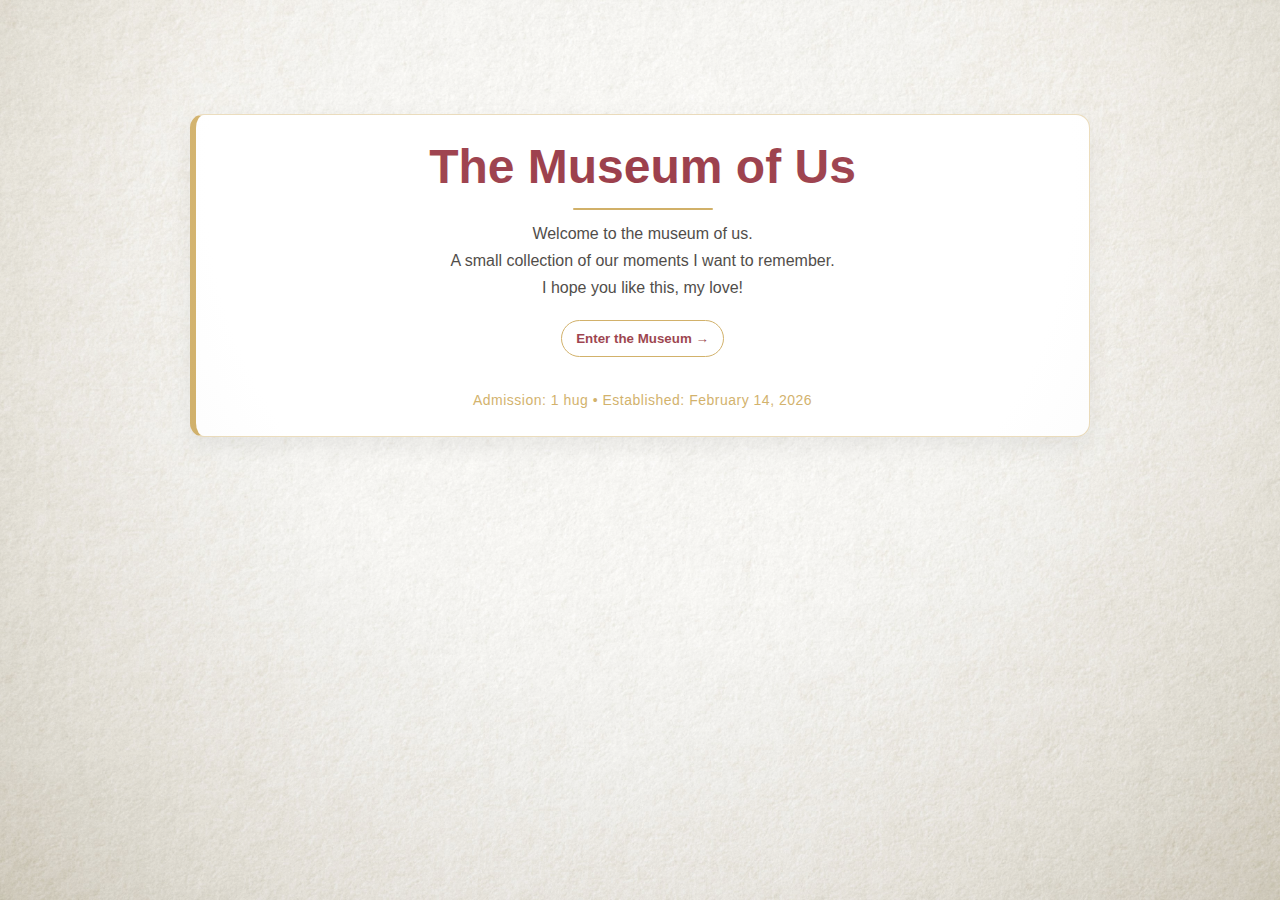
<file: index.html>
<!DOCTYPE html>
<html>
<head>
  <title>The Museum of Us</title>
  <link rel="stylesheet" href="style.css">

  <!-- Shell-only styling (does NOT change your page designs) -->
  <style>
    /* Make the shell invisible */
    body { margin: 0; padding: 0; background: transparent; animation: none; }
    body::before { display: none; }

    html, body {
        height: 100%;
        margin: 0;
        padding: 0;
        overflow: hidden; /* prevents any shell gaps */
    }

    /* Fullscreen iframe, no gaps */
    #museumFrame {
        position: fixed;
        inset: 0;          /* top:0; right:0; bottom:0; left:0 */
        width: 100%;
        height: 100%;
        border: 0;
        display: block;
        background: transparent;
        z-index: 0;
    }

  </style>
</head>

<body>
    <!-- ✅ Use your real file name -->
    <audio id="bgMusic" loop>
        <source src="assets/valentine.mp3" type="audio/mpeg">
    </audio>

    <!-- Your pages live inside here -->
    <iframe
        name="museumFrame"
        id="museumFrame"
        src="entrance.html"
    ></iframe>

    <script>
        const music = document.getElementById("bgMusic");

        window.startMuseumMusic = () => {
            if (!music) return;

            if (music.currentTime === 0) {
                music.currentTime = 3;
            }

            music.volume = 0;
            music.play().catch(() => {});

            let volume = 0;
            const fade = setInterval(() => {
                if (volume < 0.12) {
                volume += 0.02;
                music.volume = volume;
                } else {
                clearInterval(fade);
                }
            }, 120);
        };

        window.setMuseumTrack = function (src) {
        const music = document.getElementById("bgMusic");
        if (!music) return;

        // If same track, do nothing
        if (music.getAttribute("data-current") === src) return;

        music.setAttribute("data-current", src);

        music.src = src;
        music.load();

        music.volume = 0.25;
        music.play().catch(() => {});
        };

        window.setMuseumTrack = (src, autoplay = false) => {
            if (!music) return;

            const currentSrc = music.querySelector("source")?.getAttribute("src");

            // only change if different song
            if (currentSrc !== src) {
                music.pause();
                music.querySelector("source").setAttribute("src", src);
                music.load();
            }

            if (autoplay) {
                music.volume = 0.25;
                music.play().catch(() => {});
                toggle.textContent = "♫ Pause";
            }
            };

    </script>
</body>
</html>
</file>
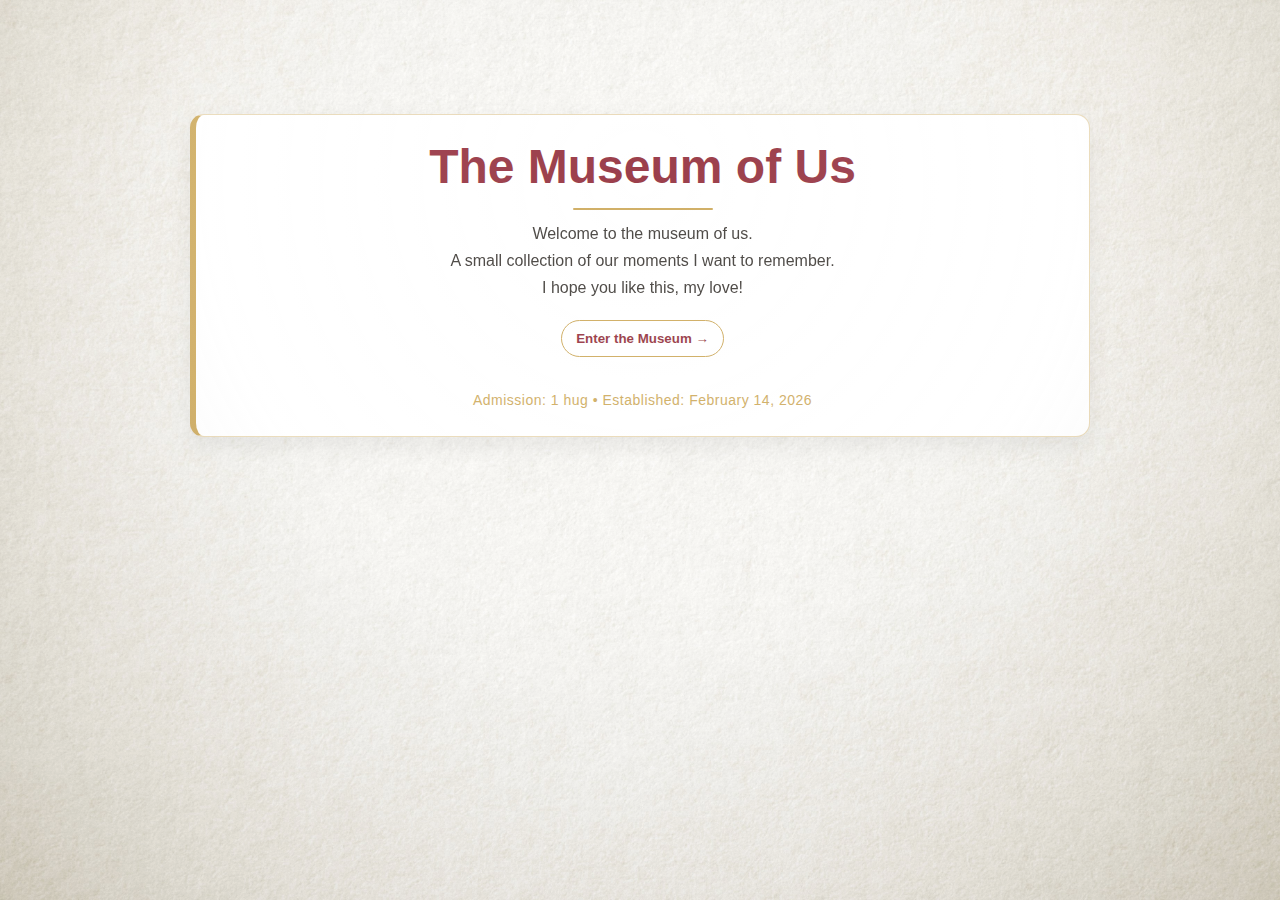
<file: entrance.html>
<!DOCTYPE html>
<html>
<head>
    <title>The Museum of Us</title>
    <link rel="stylesheet" href="style.css">
</head>

<body>
    <div class="container">

        <section class="placard">
            <h1>The Museum of Us</h1>

            <div class="intro">
                <p>Welcome to the museum of us.</p>
                <p>A small collection of our moments I want to remember.</p>
                <p>I hope you like this, my love!</p>
            </div>

            <button class="btn" id="enterBtn">Enter the Museum →</button>

            <p class="ticketline">
                Admission: 1 hug • Established: February 14, 2026
            </p>
        </section>

    </div>

    <div class="modal" id="hugModal">
        <div class="modal-content">
            <p class="modal-text">Hug me first.</p>
            <button class="btn" id="confirmHug">Okay ♡</button>
        </div>
    </div>

    <script src="script.js"></script>

</body>
</html>
</file>
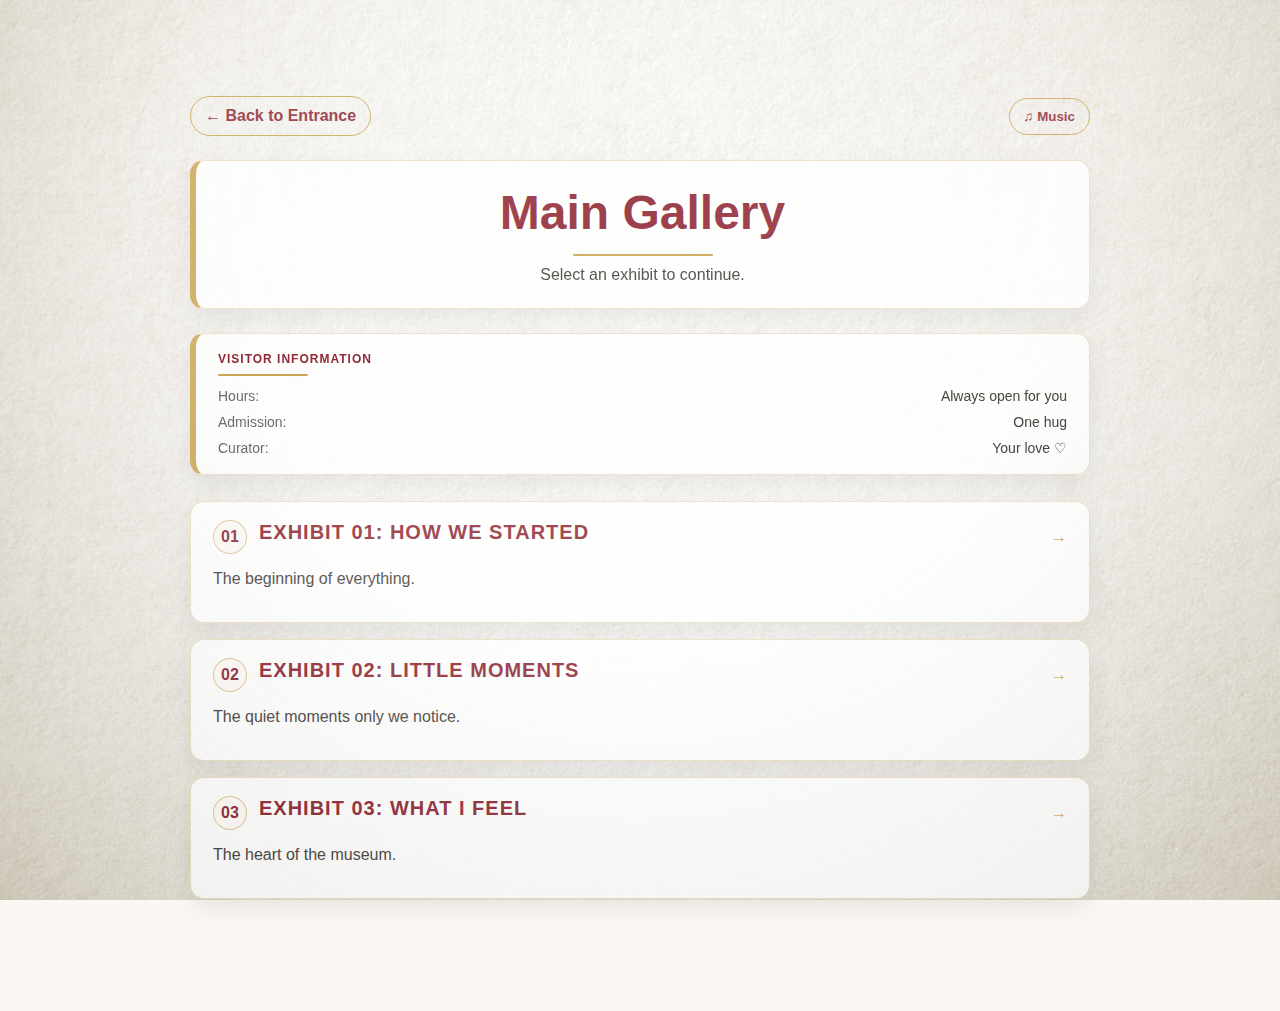
<file: gallery.html>
<!DOCTYPE html>
<html>
<head>
    <title>Main Gallery</title>
    <link rel="stylesheet" href="style.css">
</head>

<body>
    <div class="container">

        <div class="top-actions">
            <a class="btn back-btn" href="index.html">← Back to Entrance</a>
            <button class="btn" id="musicToggle">♫ Music</button>
        </div>

        <section class="hero-card">
            <h1>Main Gallery</h1>
            <p class="sub">Select an exhibit to continue.</p>
        </section>

        <section class="info-card">
            <p class="info-title">Visitor Information</p>

            <div class="info-grid">
                <span class="info-label">Hours:</span>
                <span class="info-value">Always open for you</span>

                <span class="info-label">Admission:</span>
                <span class="info-value">One hug</span>

                <span class="info-label">Curator:</span>
                <span class="info-value">Your love ♡</span>
            </div>
        </section>

        <!-- Exhibit 01 -->
        <a href="exhibit1.html" class="exhibit-link">
            <section class="exhibit-card">
                <div class="exhibit-top">
                    <span class="badge">01</span>
                    <h2>Exhibit 01: How We Started</h2>
                    <span class="chev">→</span>
                </div>
                <p>The beginning of everything.</p>
            </section>
        </a>

        <!-- Exhibit 02 -->
        <a href="exhibit2.html" class="exhibit-link">
            <section class="exhibit-card">
                <div class="exhibit-top">
                    <span class="badge">02</span>
                    <h2>Exhibit 02: Little Moments</h2>
                    <span class="chev">→</span>
                </div>
                <p>The quiet moments only we notice.</p>
            </section>
        </a>

        <!-- Exhibit 03 -->
        <a href="exhibit3.html" class="exhibit-link" id="lockedExhibit3">
            <section class="exhibit-card">
                <div class="exhibit-top">
                    <span class="badge">03</span>
                    <h2>Exhibit 03: What I Feel</h2>
                    <span class="chev">→</span>
                </div>
                <p>The heart of the museum.</p>
            </section>
        </a>

    </div>

    <!-- ✅ Toast popup (cute warning) -->
    <div class="toast" id="toast" style="display:none;">
    <div class="toast-inner">
        <span id="toastText"></span>
        <button class="btn" id="toastClose" type="button">OK</button>
    </div>
    </div>
    
    <script src="script.js"></script>
</body>
</html>
</file>
<file: style.css>
/*  =========================
    THE MUSEUM OF US — THEME
    Romantic • Soft • Cute • Classic Museum
    ========================= */

:root {
    /* Base Colors */
    --bg: #FBF7F2;
    --red: #8B1E2D;
    --gold: #C9A24D;

    /* Support Colors */
    --blush: #E6C1C6;
    --text: #3E3A36;

    /* Extras */
    --paper: #ffffff;
    --card: #FDF9F5;
    --shadow-soft: 0 10px 24px rgba(0, 0, 0, 0.08);
    --shadow-hover: 0 16px 34px rgba(0, 0, 0, 0.12);
    --radius: 14px;
}

/*  =========================
    BASE / GLOBAL
    ========================= */

* {
    box-sizing: border-box;
}

body {
    position: relative;
    margin: 0;
    padding: 40px;
    color: var(--text);
    font-family: "Lucida Sans", "Lucida Sans Regular", "Lucida Grande",
        "Lucida Sans Unicode", Geneva, Verdana, sans-serif;

    background-color: var(--bg);
    background-image: url("assets/paper-texture.jpg");
    background-size: cover;
    background-repeat: no-repeat;
    background-attachment: fixed;

    animation: fadeIn 0.7s ease;
}

@keyframes fadeIn {
    from { opacity: 0; transform: translateY(10px); }
    to { opacity: 1; transform: translateY(0); }
}

/* Soft spotlight overlay */
body::before {
    content: "";
    position: fixed;
    inset: 0;
    pointer-events: none;
    background: radial-gradient(circle at 50% 20%,
        rgba(255,255,255,0.15) 0%,
        rgba(255,255,255,0.20) 45%,
        rgba(0,0,0,0.06) 100%
    );
}

a {
    text-decoration: none;
    color: inherit;
}

/*  =========================
    MAIN
    ========================= */

.shell {
    padding: 24px 0;
}

.topbar {
    display: flex;
    gap: 10px;
    align-items: center;
    justify-content: center;
    margin-bottom: 18px;
    flex-wrap: wrap;
}

/* Shell page iframe should not look like a big gray box */
iframe#museumFrame {
  width: 100%;
  height: 100vh;
  border: 0;
  border-radius: 0;
  box-shadow: none;
  background: transparent;
}

.music-wrapper {
    position: fixed;
    top: 32px;
    left: 50%;
    transform: translateX(-50%);
    width: min(900px, 92%);
    display: flex;
    justify-content: flex-end;
    pointer-events: none;
}

.music-wrapper .btn {
    pointer-events: auto;
}

/*  =========================
    MUSIC
    ========================= */

.top-actions {
  display: flex;
  justify-content: space-between;
  align-items: center;
  margin-bottom: 24px;
}

.top-actions.right-only {
  justify-content: flex-end;
}

/* =========================
   LAYOUT
   ========================= */

.container {
  width: min(900px, 92%);
  margin: 0 auto;
  padding: 56px 0;
}

/* =========================
   TYPOGRAPHY
   ========================= */

h1, h2 {
  color: var(--red);
}

h1 {
  text-align: center;
  font-size: 48px;
  margin: 0 0 10px;
}

h1::after {
  content: "";
  display: block;
  width: 140px;
  height: 2px;
  background: var(--gold);
  margin: 14px auto 0;
  border-radius: 999px;
}

h2 {
  margin: 0 0 10px;
  font-size: 20px;
  text-transform: uppercase;
  letter-spacing: 1px;
}

.exhibit-subtitle {
    text-align: center;
}

.ticketline {
  text-align: center;
  font-size: 14px;
  color: var(--gold);
  margin: 14px 0 0;
  letter-spacing: 0.5px;
}

/* Intro text */
.intro {
  text-align: center;
}

.intro p {
  margin: 6px 0;
  opacity: 0.9;
}

/* =========================
   MODAL (Hug Popup)
   ========================= */

.modal {
  position: fixed;
  inset: 0;
  background: rgba(0,0,0,0.35);
  display: none;
  align-items: center;
  justify-content: center;
  z-index: 99998;
}

.modal-content {
  background: rgba(255,255,255,0.95);
  padding: 30px 40px;
  border-radius: var(--radius);
  border: 1px solid rgba(201,162,77,0.4);
  border-left: 6px solid var(--gold);
  text-align: center;
  box-shadow: var(--shadow-hover);
  position: relative;
  z-index: 99999;
}

.modal-text {
  font-size: 18px;
  margin: 0 0 18px;
  color: var(--red);
}

/* Blur effect when Exhibit 3 modal is open */
.page-content.blurred{
  filter: blur(8px);
  transform: scale(1.01);
  transition: filter 0.4s ease, transform 0.4s ease;
}

/* Optional: make the overlay feel softer */
#beforeReadModal{
  backdrop-filter: blur(4px);
}


/* =========================
   PLACARDS (Exhibit Content Pages)
   ========================= */

.placard {
  background: var(--paper);
  padding: 24px;
  margin: 18px 0;
  border-radius: var(--radius);

  border: 1px solid rgba(201,162,77,0.45);
  border-left: 6px solid var(--gold);

  box-shadow: var(--shadow-soft);
}

.placard p {
  margin: 0;
  line-height: 1.7;
}

/* =========================
   GALLERY CARDS
   ========================= */

.exhibit-link {
  display: block;
}

.exhibit-card {
  background: rgba(255,255,255,0.92);
  border: 1px solid rgba(201,162,77,0.35);
  border-radius: var(--radius);
  padding: 18px 22px;
  margin: 16px 0;
  box-shadow: var(--shadow-soft);

  transition: transform 0.18s ease,
              box-shadow 0.18s ease,
              background 0.18s ease;
}

.exhibit-link:hover .exhibit-card {
  transform: translateY(-4px);
  background: rgba(230,193,198,0.28);
  box-shadow: var(--shadow-hover);
}

.exhibit-top {
  display: flex;
  align-items: center;
  gap: 12px;
}

.badge {
  min-width: 34px;
  height: 34px;
  display: grid;
  place-items: center;
  border-radius: 999px;
  border: 1px solid rgba(201,162,77,0.6);
  color: var(--red);
  font-weight: 700;
  background: rgba(253,249,245,0.9);
}

.chev {
  margin-left: auto;
  color: var(--gold);
  font-weight: 700;
  opacity: 0.9;
}

/* =========================
    INFO CARD
    ======================== */

.info-card {
  background: rgba(255,255,255,0.85);
  border: 1px solid rgba(201,162,77,0.35);
  border-left: 6px solid var(--gold);
  border-radius: var(--radius);
  padding: 18px 22px;
  margin: 18px 0 26px;
  box-shadow: var(--shadow-soft);
}

.info-title {
  margin: 0 0 12px;
  color: var(--red);
  font-weight: 700;
  text-transform: uppercase;
  letter-spacing: 1px;
  font-size: 12px;
  opacity: 0.95;
}

.info-title::after {
  content: "";
  display: block;
  width: 90px;
  height: 2px;
  background: var(--gold);
  margin-top: 8px;
  border-radius: 999px;
}

.info-grid {
  display: grid;
  grid-template-columns: 120px 1fr;
  row-gap: 10px;
  column-gap: 18px;
  align-items: baseline;
}

.info-label {
  color: var(--text);
  opacity: 0.75;
  font-size: 14px;
}

.info-value {
  color: var(--text);
  opacity: 0.95;
  font-size: 14px;
  text-align: right;
}

/* =========================
   EXHIBIT 1 - GALLERY WALL + LABEL CARDS
   ========================= */

.gallery-wall{
  display: grid;
  grid-template-columns: 1fr 1.2fr 1fr;
  grid-template-areas:
  "left center right"
  ".    bottom     .";
  gap: 22px 26px;
  align-items: start;
  justify-items: center;
  margin-top: 18px;
}

.piece--center { grid-area: center; }
.piece--left { grid-area: left; }
.piece--right { grid-area: right; }
.piece--bottom { grid-area: bottom; }

.piece{
  margin: 0;
  width: 100%;
  text-align: center;
}

.piece--left {
  max-width: 500px;
  transform: scale(1.05) translateY(80px);
}

.piece--right {
  max-width: 280px;
}

.piece--center{
  max-width: 360px;
  transform: scale(1.05);
}

.piece--bottom{
  margin-top: 50px;
  margin-bottom: 50px;
  max-width: 320px;
  transform: scale(1.08);
}

.piece-img{
  width: 100%;
  height: auto;
  display: block;
  filter: drop-shadow(0 16px 24px rgba(0,0,0,0.18));
}

.label-card{
  margin: 12px auto 0;
  padding: 12px 14px;
  width: min(92%, 320px);

  background: rgba(255,255,255,0.88);
  border: 1px solid rgba(201,162,77,0.35);
  border-radius: 12px;

  box-shadow: 0 10px 18px rgba(0,0,0,0.07);
  text-align: left;
}

.label-title{
  font-weight: 800;
  color: var(--red);
  font-size: 13px;
  letter-spacing: 0.6px;
  text-transform: uppercase;
  margin-bottom: 6px;
}

.label-meta{
  font-size: 12px;
  color: var(--text);
  opacity: 0.8;
  margin-bottom: 8px;
}

.label-desc{
  font-size: 13px;
  line-height: 1.55;
  color: var(--text);
}

@media (max-width: 780px){
  .gallery-wall{
    grid-template-columns: 1fr;
    grid-template-areas: 
    "center"
    "left"
    "right"
    "bottom";
  }

  .piece, .piece-center{
    max-width: 420px;
  }

  .label-card{
    width: min(100%, 420px);
  }
}

/* =========================
   EXHIBIT 2 - LITTLE MOMENTS WALL (Polaroid style)
   ========================= */

.moments-wall{
  margin-top: 18px;
  display: grid;
  grid-template-columns: repeat(12, 1fr);
  gap: 18px;
  align-items: start;
}

/* hero spans wider */
.moment--hero{
  grid-column: 1 / -1;
}

@media (min-width: 900px){
  .moment--hero{
    grid-column: 3 / 11; /* centered wide piece */
  }
}

/* polaroid card */
.moment{
  grid-column: span 6;
  background: rgba(255,255,255,0.92);
  border: 1px solid rgba(201,162,77,0.22);
  border-radius: 14px;
  padding: 12px 12px 16px;
  box-shadow: 0 14px 28px rgba(0,0,0,0.10);
  position: relative;
  overflow: visible;
  transition: transform 0.3s ease;
  cursor: zoom-in; 
}

/* on wider screens: more tiles per row */
@media (min-width: 1100px){
  .moment{ grid-column: span 4; }
}
@media (min-width: 1100px){
  .moment{ grid-column: span 6; }
}

.moment img{
  width: 100%;
  height: 260px;
  display: block;
  border-radius: 10px;
  object-fit: cover;
}

/* caption like a note */
.moment figcaption{
  margin-top: 10px;
  font-size: 13px;
  line-height: 1.4;
  color: var(--text);
  opacity: 0.9;
}

.photo{
  position: relative;
}

/* Tape stuck ON photo */
.photo::before{
  content: "";
  position: absolute;
  top: -22px;
  left: 50%;
  transform: translateX(-50%) rotate(-4deg);
  backdrop-filter: blur(1px);

  width: 110px;              /* bigger */
  height: 32px;              /* thicker */

  background: linear-gradient(
    135deg,
    rgba(235,170,190,0.85),
    rgba(210,140,170,0.75)
  );

  border-radius: 8px;
  box-shadow:
    0 6px 12px rgba(0,0,0,0.25),
    inset 0 2px 4px rgba(255,255,255,0.5);

  z-index: 3;
}

.moment::before{
  top: -8px;
  left: 50%;
  transform: translateX(-50%) rotate(-6deg);
}

.moment::after{
  display: none;
}

/* subtle “casual wall” rotations */
.moment:nth-child(2n){ transform: rotate(-0.6deg); }
.moment:nth-child(3n){ transform: rotate(0.8deg); }
.moment:nth-child(5n){ transform: rotate(-1deg); }
.moment--hero{ transform: none; }

.moment:hover{
  transform: scale(1.03) rotate(0deg);
}

/* Lightbox */
.lightbox{
  position: fixed;
  inset: 0;
  display: none;
  z-index: 9999;
}

.lightbox.is-open{ display: block; }

.lightbox__backdrop{
  position: absolute;
  inset: 0;
  background: rgba(0,0,0,0.55);
  backdrop-filter: blur(2px);
}

.lightbox__content{
  position: relative;
  max-width: min(92vw, 920px);
  max-height: 86vh;
  margin: 6vh auto 0;
  padding: 14px;
  border-radius: 16px;
  background: rgba(255,255,255,0.06);
}

.lightbox__img{
  width: 100%;
  max-height: 76vh;
  object-fit: contain;
  display: block;
  border-radius: 14px;
  box-shadow: 0 18px 40px rgba(0,0,0,0.35);
  animation: popIn 0.25s ease-out;
}

.lightbox__caption{
  margin-top: 10px;
  padding: 10px 12px;
  border-radius: 12px;
  background: rgba(255,255,255,0.90);
  color: var(--text);
  font-size: 14px;
  line-height: 1.4;
}

.lightbox__close{
  position: absolute;
  top: 20px;
  right: 20px;

  width: 44px;
  height: 44px;

  display: flex;
  align-items: center;
  justify-content: center;

  border-radius: 50%;
  background: rgba(255,255,255,0.85);
  box-shadow: 0 6px 16px rgba(0,0,0,0.15);
  transition: transform 0.2s ease, background 0.2s ease;
  border: none;

  font-size: 20px;
  font-weight: 600;
  line-height: 1;

  cursor: pointer;

}

.lightbox__close:hover{
  transform: scale(1.08);
  background: white;
}

@keyframes popIn {
  from { transform: scale(0.92); opacity: 0; }
  to { transform: scale(1); opacity: 1; }
}

/* =========================
   EXHIBIT 3 — LETTER ROOM
   ========================= */

.warning-card{
  max-width: 760px;
  margin: 0 auto 18px;
}

.warning-card .small-note{
  opacity: 0.75;
  margin-top: 10px;
  font-size: 13px;
}

/* The “paper” */
.letter-sheet{
  max-width: 760px;
  margin: 0 auto;
  background: rgba(255,250,243,0.96);
  border: 1px solid rgba(201,162,77,0.28);
  border-radius: 12px;
  padding: 40px 48px;
  box-shadow: 0 22px 44px rgba(0,0,0,0.10);
  position: relative;
}

/* subtle vignette/edge texture feel */
.letter-sheet::before{
  content:"";
  position:absolute;
  inset:0;
  border-radius: 12px;
  pointer-events:none;
  background: radial-gradient(circle at 50% 20%,
    rgba(255,255,255,0.7) 0%,
    rgba(255,255,255,0.35) 40%,
    rgba(0,0,0,0.05) 100%);
  mix-blend-mode: multiply;
  opacity: 0.35;
}

.letter-title{
  margin: 0 0 18px;
  color: var(--red);
  letter-spacing: 1px;
  text-transform: uppercase;
  font-weight: 800;
  position: relative;
  z-index: 1;
}

.letter-body{
  position: relative;
  z-index: 1;
  font-size: 16px;
  line-height: 1.85;
  color: rgba(60,50,44,0.95);
}

.letter-body p{
  margin: 0 0 16px;
}

.letter-signature{
  position: relative;
  z-index: 1;
  margin-top: 34px;
  text-align: right;
  font-size: 16px;
}

.sig-name{
  margin-top: 6px;
  font-weight: 700;
}

@media (max-width: 780px){
  .letter-sheet{
    padding: 28px 22px;
  }
}

/* Cute toast */
.toast{
  position: fixed;
  inset: 0;
  display: none;
  align-items: center;
  justify-content: center;
  padding: 18px;
  z-index: 99999;
  background: rgba(0,0,0,0.35);
}

.toast.is-open { display: flex; }

.toast-inner{
  width: min(520px, 92vw);
  background: rgba(255,255,255,0.95);
  border: 1px solid rgba(0,0,0,0.08);
  border-radius: 18px;
  padding: 14px 14px;
  box-shadow: 0 14px 40px rgba(0,0,0,0.18);
  display: flex;
  gap: 12px;
  align-items: center;
  justify-content: space-between;
}

#toastText{
  font-size: 0.98rem;
  line-height: 1.3;
}



/* =========================
   HERO CARD (Gallery Header)
   ========================= */

.hero-card {
  text-align: center;
  background: rgba(255,255,255,0.85);
  border: 1px solid rgba(201,162,77,0.35);
  border-left: 6px solid var(--gold);
  border-radius: var(--radius);
  padding: 24px;
  margin-bottom: 24px;
  box-shadow: var(--shadow-soft);
}

.sub {
  margin: 10px 0 0;
  opacity: 0.85;
}

/* =========================
   BUTTONS
   ========================= */

.intro + .btn {
  display: block;
  width: fit-content;
  margin: 18px auto 0;
  margin-bottom: 32px;
}

.btn,
button {
  display: inline-block;
  padding: 10px 14px;
  border-radius: 999px;

  border: 1px solid var(--gold);
  background: transparent;
  color: var(--red);

  cursor: pointer;
  font-weight: 600;

  transition: transform 0.15s ease,
              background 0.15s ease;
}

.btn:hover,
button:hover {
  background: var(--blush);
  transform: translateY(-1px);
}

.container > .btn {
    display: inline-block;
    margin: 0 auto 32px;;
}
</file>
